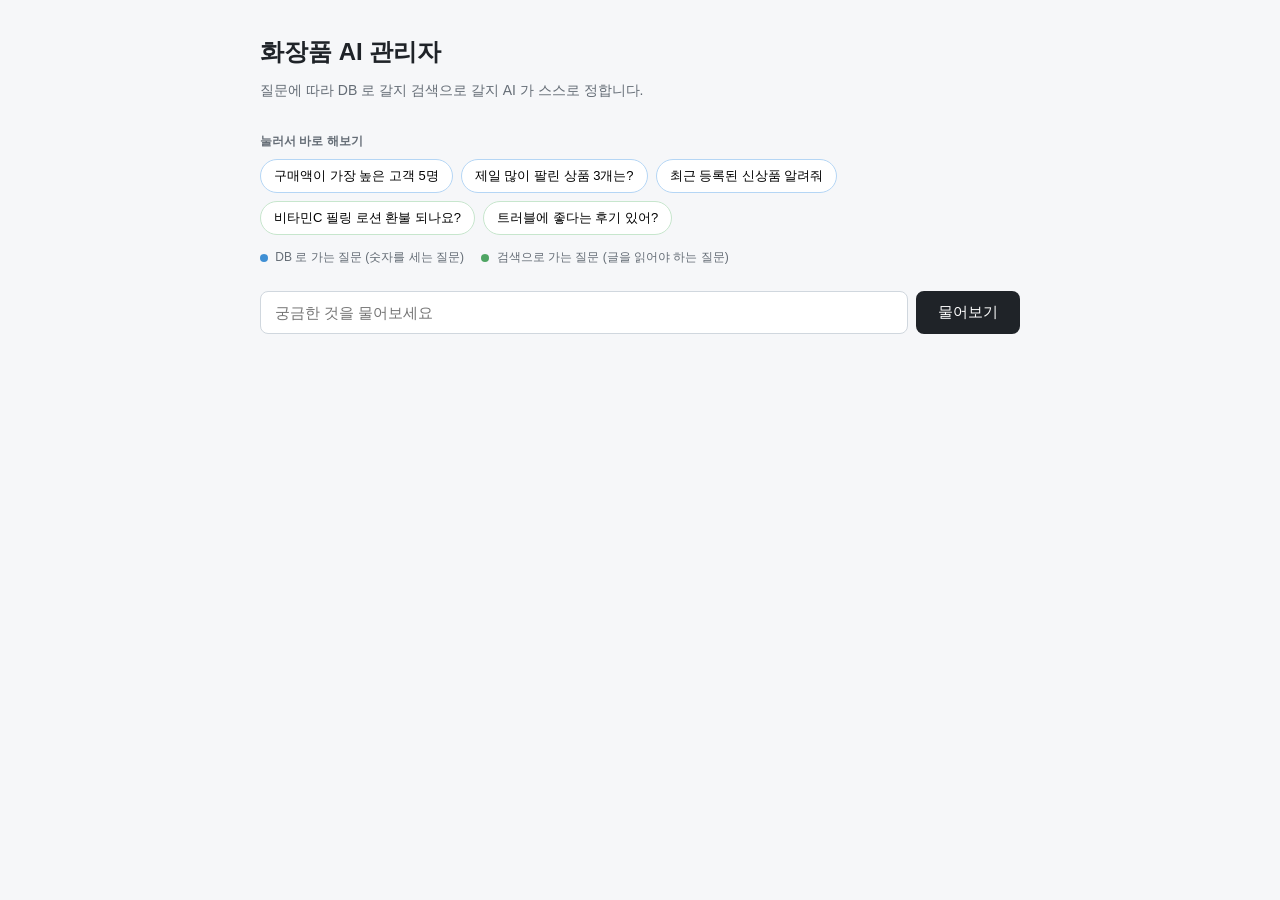
<file: web/index.html>
<!doctype html>
<html lang="ko">
  <head>
    <meta charset="UTF-8" />
    <meta name="viewport" content="width=device-width, initial-scale=1.0" />
    <title>화장품 AI 관리자</title>
    <link rel="stylesheet" href="style.css" />
  </head>

  <body>
    <header>
      <h1>화장품 AI 관리자</h1>
      <p>질문에 따라 DB 로 갈지 검색으로 갈지 AI 가 스스로 정합니다.</p>
    </header>

    <main>
      <!-- 눌러보면 두 경로가 어떻게 갈리는지 바로 볼 수 있습니다 -->
      <section class="examples">
        <p class="label">눌러서 바로 해보기</p>
        <div class="example-buttons">
          <button class="example tool-example">구매액이 가장 높은 고객 5명</button>
          <button class="example tool-example">제일 많이 팔린 상품 3개는?</button>
          <button class="example tool-example">최근 등록된 신상품 알려줘</button>
          <button class="example rag-example">비타민C 필링 로션 환불 되나요?</button>
          <button class="example rag-example">트러블에 좋다는 후기 있어?</button>
        </div>
        <p class="hint">
          <span class="dot tool"></span> DB 로 가는 질문 (숫자를 세는 질문) <span class="dot rag"></span> 검색으로 가는
          질문 (글을 읽어야 하는 질문)
        </p>
      </section>

      <section class="ask-box">
        <input id="question" type="text" placeholder="궁금한 것을 물어보세요" autocomplete="off" />
        <button id="ask-button">물어보기</button>
      </section>

      <section id="result" class="hidden">
        <div class="path-box">
          <span class="label">실행 경로</span>
          <div id="path"></div>
        </div>

        <div class="answer-box">
          <span class="label">답변</span>
          <div id="answer"></div>
        </div>

        <div class="sources-box">
          <span class="label" id="sources-label">근거</span>
          <div id="sources"></div>
        </div>
      </section>

      <p id="loading" class="hidden">단계가 끝날 때마다 위에 하나씩 나타납니다...</p>
      <p id="error" class="hidden"></p>
    </main>

    <!-- 목록을 HTML 문자열로 그리기 때문에 escapeHtml 이 먼저 있어야 합니다 -->
    <script src="escape.js"></script>
    <script src="app.js"></script>
    <script src="test.js"></script>
  </body>
</html>
</file>
<file: web/style.css>
/* 화장품 AI 관리자 화면 스타일 */

* {
  box-sizing: border-box;
}

body {
  margin: 0;
  padding: 32px 20px 80px;
  font-family:
    "맑은 고딕",
    "Malgun Gothic",
    -apple-system,
    sans-serif;
  background: #f6f7f9;
  color: #1f2328;
  line-height: 1.7;
}

header,
main {
  max-width: 760px;
  margin: 0 auto;
}

header {
  margin-bottom: 28px;
}

header h1 {
  margin: 0 0 6px;
  font-size: 24px;
}

header p {
  margin: 0;
  color: #656d76;
  font-size: 14px;
}

.label {
  display: block;
  margin-bottom: 8px;
  font-size: 12px;
  font-weight: bold;
  color: #656d76;
}

/* 예시 질문 */

.examples {
  margin-bottom: 24px;
}

.example-buttons {
  display: flex;
  flex-wrap: wrap;
  gap: 8px;
}

.example {
  padding: 7px 13px;
  border: 1px solid #d0d7de;
  border-radius: 999px;
  background: #fff;
  font-size: 13px;
  font-family: inherit;
  cursor: pointer;
}

.example:hover {
  background: #f0f3f6;
}

.tool-example {
  border-color: #b5d6f5;
}

.rag-example {
  border-color: #c7e6cd;
}

.hint {
  margin: 12px 0 0;
  font-size: 12px;
  color: #656d76;
}

.dot {
  display: inline-block;
  width: 8px;
  height: 8px;
  margin: 0 4px 0 14px;
  border-radius: 50%;
  vertical-align: middle;
}

.hint .dot:first-child {
  margin-left: 0;
}

.dot.tool {
  background: #3f8fd4;
}

.dot.rag {
  background: #4fa563;
}

/* 질문 입력 */

.ask-box {
  display: flex;
  gap: 8px;
  margin-bottom: 24px;
}

#question {
  flex: 1;
  padding: 12px 14px;
  border: 1px solid #d0d7de;
  border-radius: 8px;
  background: #fff;
  font-size: 15px;
  font-family: inherit;
}

#question:focus {
  outline: 2px solid #3f8fd4;
  outline-offset: -1px;
}

#ask-button {
  padding: 12px 22px;
  border: none;
  border-radius: 8px;
  background: #1f2328;
  color: #fff;
  font-size: 15px;
  font-family: inherit;
  cursor: pointer;
}

#ask-button:disabled {
  background: #8c959f;
  cursor: default;
}

/* 결과 */

.path-box,
.answer-box,
.sources-box {
  margin-bottom: 18px;
  padding: 16px 18px;
  border: 1px solid #e1e4e8;
  border-radius: 10px;
  background: #fff;
}

#path {
  display: flex;
  flex-wrap: wrap;
  align-items: center;
  gap: 6px;
}

.node {
  padding: 4px 11px;
  border-radius: 6px;
  background: #eef1f4;
  font-size: 13px;
}

.node.tool {
  background: #ddeaf7;
  color: #14508c;
}

.node.rag {
  background: #dff0e3;
  color: #1c5c2c;
}

.arrow {
  color: #8c959f;
  font-size: 13px;
}

#answer {
  white-space: pre-wrap;
  font-size: 15px;
}

.source {
  padding: 10px 0;
  border-top: 1px solid #f0f3f6;
  font-size: 13px;
}

.source:first-child {
  border-top: none;
}

.source-head {
  margin-bottom: 3px;
  color: #656d76;
  font-size: 12px;
}

.source-body {
  color: #424a53;
}

/* 상태 */

.hidden {
  display: none;
}

#loading {
  color: #656d76;
  font-size: 14px;
}

#error {
  padding: 12px 16px;
  border: 1px solid #f0b8b8;
  border-radius: 8px;
  background: #fff5f5;
  color: #b13434;
  font-size: 14px;
}
</file>
